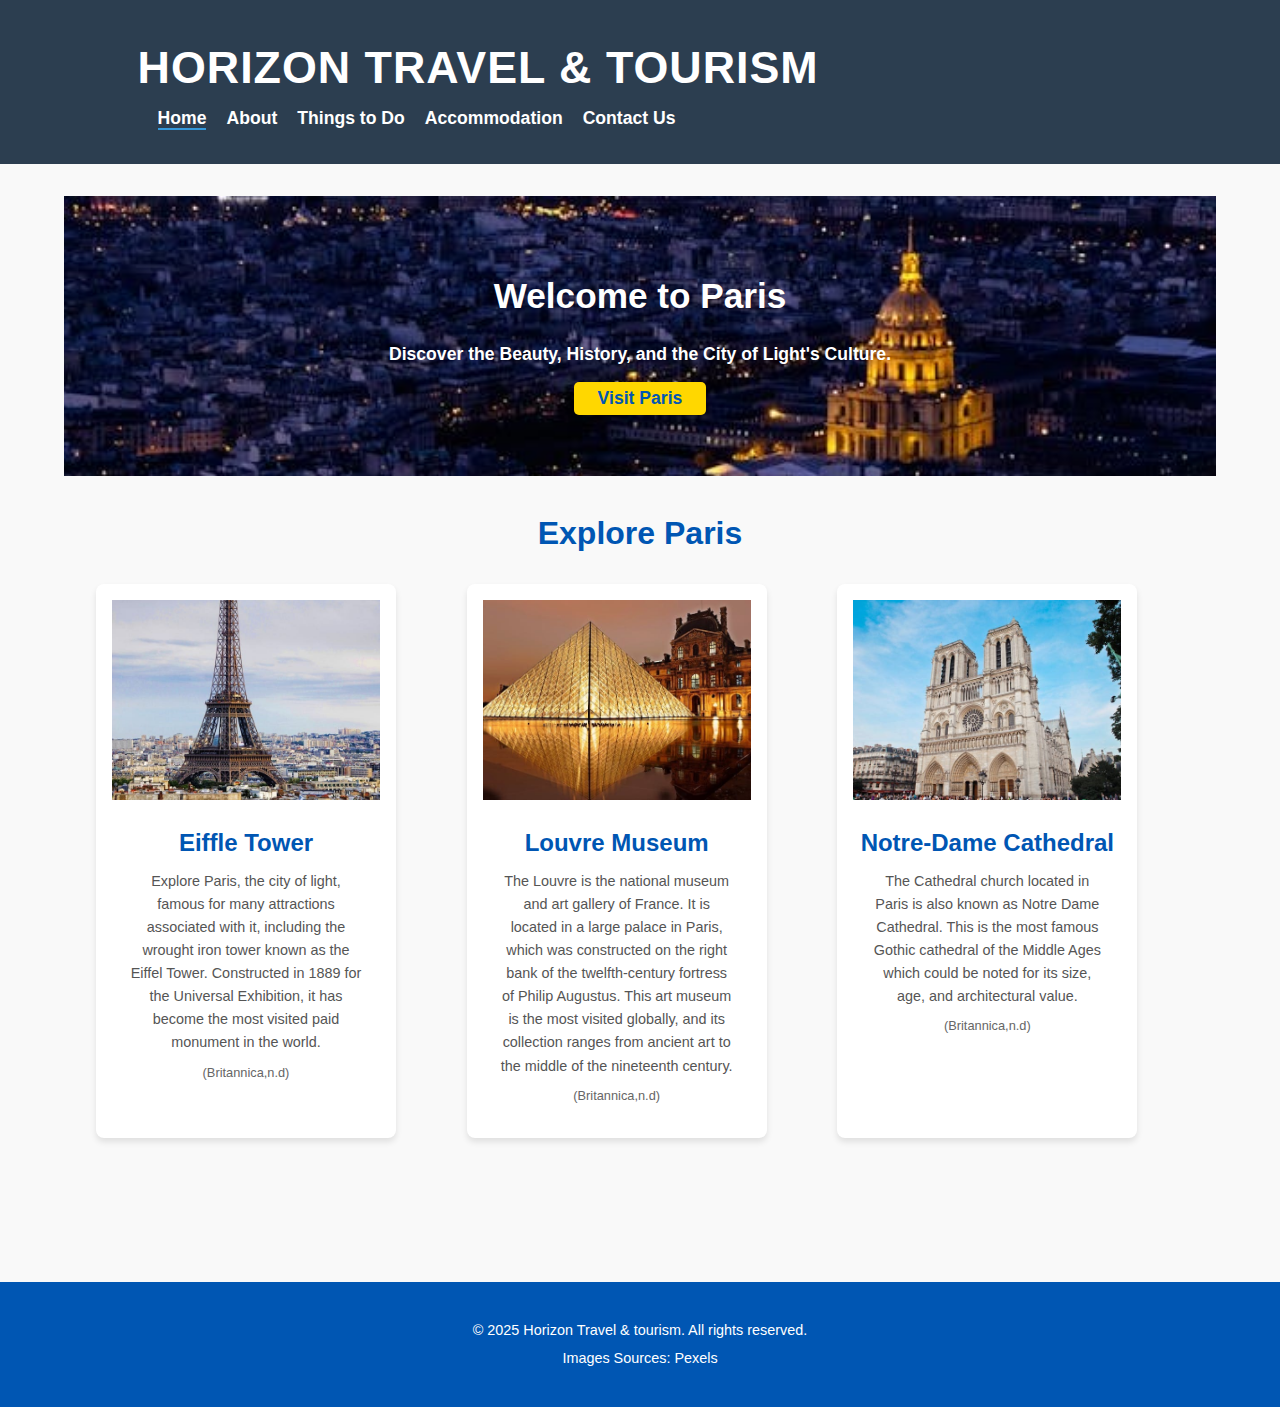
<file: index.html>
<!DOCTYPE html>
<html lang="en">
<head>
    <meta charset="UTF-8">
    <meta name="viewport" content="width=device-width, initial-scale=1.0">
    <title>Horizon Travel & Tourism| Home </title>
    <link rel="stylesheet" href="CSS/style.css">
</head>
<body>
    <header>
        <!--Header configuration-->
        <div class="container">
            <!--Branding-->
        <nav id="nav-bar">
            <div id="brand">
                <h1><span class="logo">HORIZON TRAVEL & TOURISM</span></h1>
            </div>
            <!--Menu-->
            <ul>
                <li class="current"><a href="index.html">Home</a></li>
                <li><a href="about.html">About</a></li>
                <li><a href="things-to-do.html">Things to Do</a></li>
                <li><a href="accommodation-dining.html">Accommodation</a></li>
                <li><a href="contact.html">Contact Us</a></li>
            </ul>
        </nav>
        </div>
    </header>
    <main>
        <!--Welcome area-->
        <section class="intro">
            <h1>Welcome to Paris</h1>
            <p id="hero">Discover the Beauty, History, and the City of Light's Culture.</p>
            <a href="about.html" class="cta-button">Visit Paris</a>
        </section>
        <!--showcase-->
        <section class="showcase">
            <h2>Explore Paris</h2>
            <div class="cards-container">
                <!--Eiflle tower overview-->
                <div class="card">
                    <img src="Images/eiffel-tower.jpg" alt="Eiffel Tower">
                    <h3>Eiffle Tower</h3>
                    <p> Explore Paris, the city of light, famous for many attractions associated with it, including the wrought iron tower known as the Eiffel Tower. Constructed in 1889 for the Universal Exhibition, it has become the most visited paid monument in the world.<small>(Britannica,n.d)</small></p>
                </div>
                  <!--Louvre Museum overview-->
                <div class="card">
                    <img src="Images/louvre-museum.jpg" alt="Louvre Museum">
                    <h3>Louvre Museum</h3>
                    <p> The Louvre is the national museum and art gallery of France. It is located in a large palace in Paris, which was constructed on the right bank of the twelfth-century fortress of Philip Augustus. This art museum is the most visited globally, and its collection ranges from ancient art to the middle of the nineteenth century. <small>(Britannica,n.d)</small></p>
                </div>
                  <!--Notre dame overview-->
                <div class="card">
                    <img src="Images/notre-dame.jpg" alt="Notre-Dame">
                    <h3>Notre-Dame Cathedral</h3>
                    <p> The Cathedral church located in Paris is also known as Notre Dame Cathedral. This is the most famous Gothic cathedral of the Middle Ages which could be noted for its size, age, and architectural value.<small>(Britannica,n.d)</small></p>
                </div>
            </div>
        </section>
    </main>
    <footer>
        <p>&copy; 2025 Horizon Travel & tourism. All rights reserved.</p>
        <p>Images Sources: Pexels</p>
    </footer>
</body>
</html>
</file>
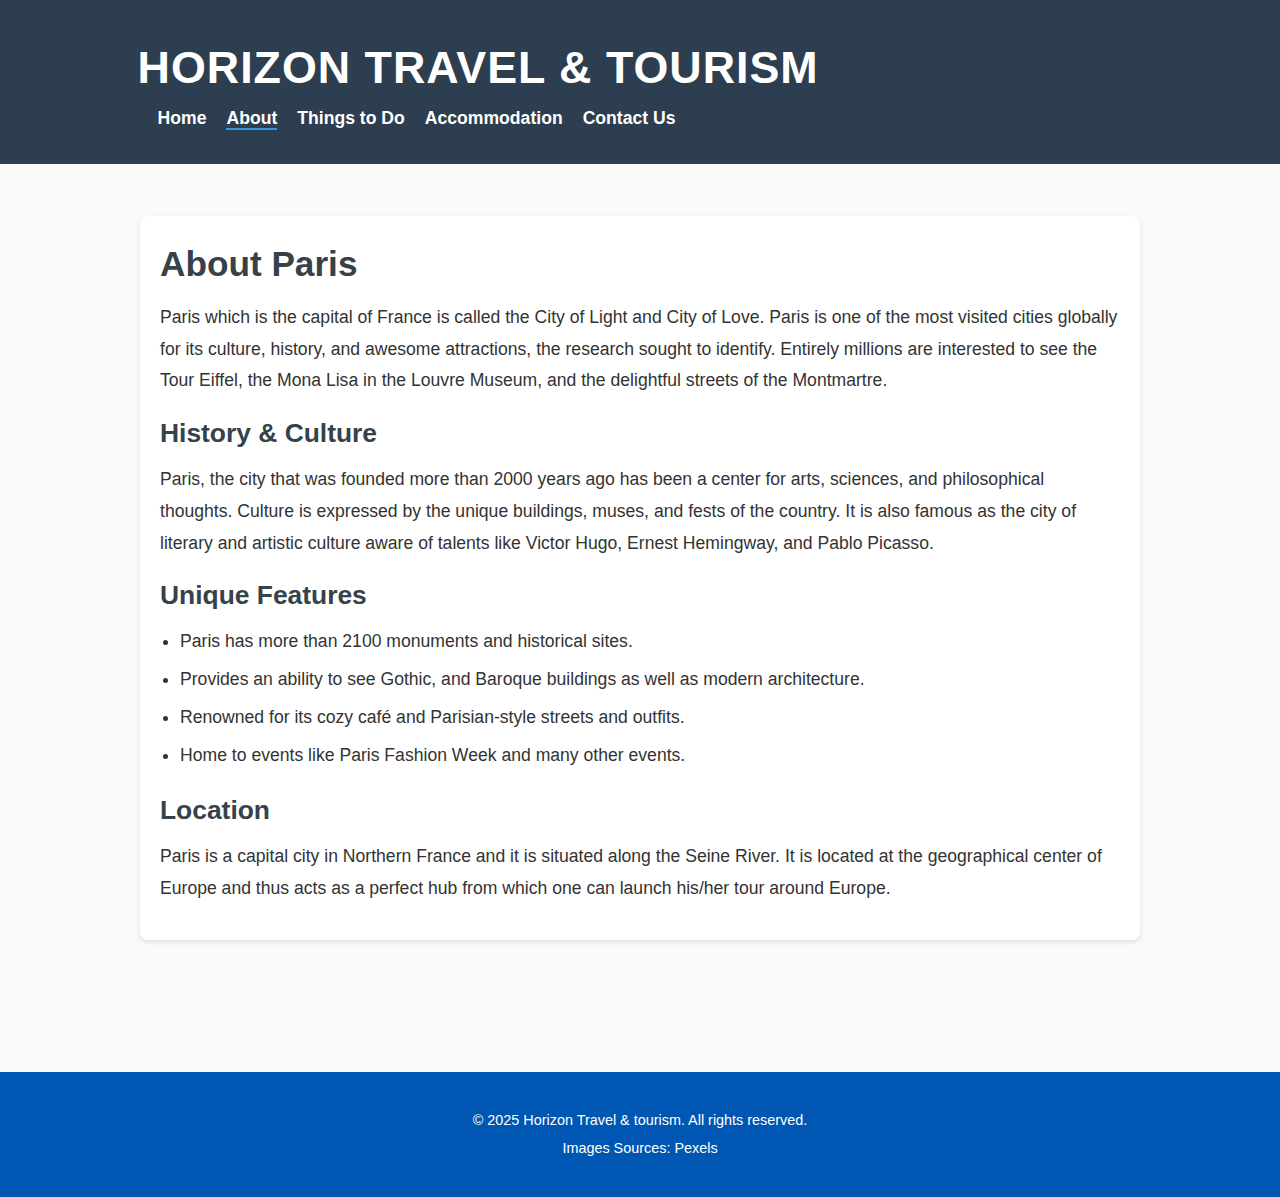
<file: about.html>
<!DOCTYPE html>
<html lang="en">
<head>
    <meta charset="UTF-8">
    <meta name="viewport" content="width=device-width, initial-scale=1.0">
    <title>Horizon Travel & Tourism | About Paris</title>
    <link rel="stylesheet" href="CSS/style.css">
</head>
<body>
    <header>
         <!--Header configuration-->
        <div class="container">
        <nav id="nav-bar">
            <!--Branding-->
            <div id="brand">
                <h1><span class="logo">HORIZON TRAVEL & TOURISM</span></h1>
            </div>
               <!--Menu-->
            <ul>
                <li><a href="index.html">Home</a></li>
                <li class="current"><a href="about.html">About</a></li>
                <li><a href="things-to-do.html">Things to Do</a></li>
                <li><a href="accommodation-dining.html">Accommodation</a></li>
                <li><a href="contact.html">Contact Us</a></li>
            </ul>
        </nav>
        </div>
    </header>
    <main>
           <!--Main section-->
        <section class="about-section">
            <h1>About Paris</h1>
            <p> Paris which is the capital of France is called the City of Light and City of Love. Paris is one of the most visited cities globally for its culture, history, and awesome attractions, the research sought to identify. Entirely millions are interested to see the Tour Eiffel, the Mona Lisa in the Louvre Museum, and the delightful streets of the Montmartre.</p>
            <h2>History & Culture</h2>
            <p> Paris, the city that was founded more than 2000 years ago has been a center for arts, sciences, and philosophical thoughts. Culture is expressed by the unique buildings, muses, and fests of the country. It is also famous as the city of literary and artistic culture aware of talents like Victor Hugo, Ernest Hemingway, and Pablo Picasso.</p>
            <h2>Unique Features</h2>
            <ul>
                <li> Paris has more than 2100 monuments and historical sites.</li>
                <li> Provides an ability to see Gothic, and Baroque buildings as well as modern architecture.</li>
                <li> Renowned for its cozy café and Parisian-style streets and outfits.</li>
                <li>Home to events like Paris Fashion Week and many other events.</li>
            </ul>
            <h2>Location</h2>
            <p> Paris is a capital city in Northern France and it is situated along the Seine River. It is located at the geographical center of Europe and thus acts as a perfect hub from which one can launch his/her tour around Europe.</p>
        </section>
    </main>
    <footer>
        <p>&copy; 2025 Horizon Travel & tourism. All rights reserved.</p>
        <p>Images Sources: Pexels</p>
    </footer>
</body>
</html>
</file>
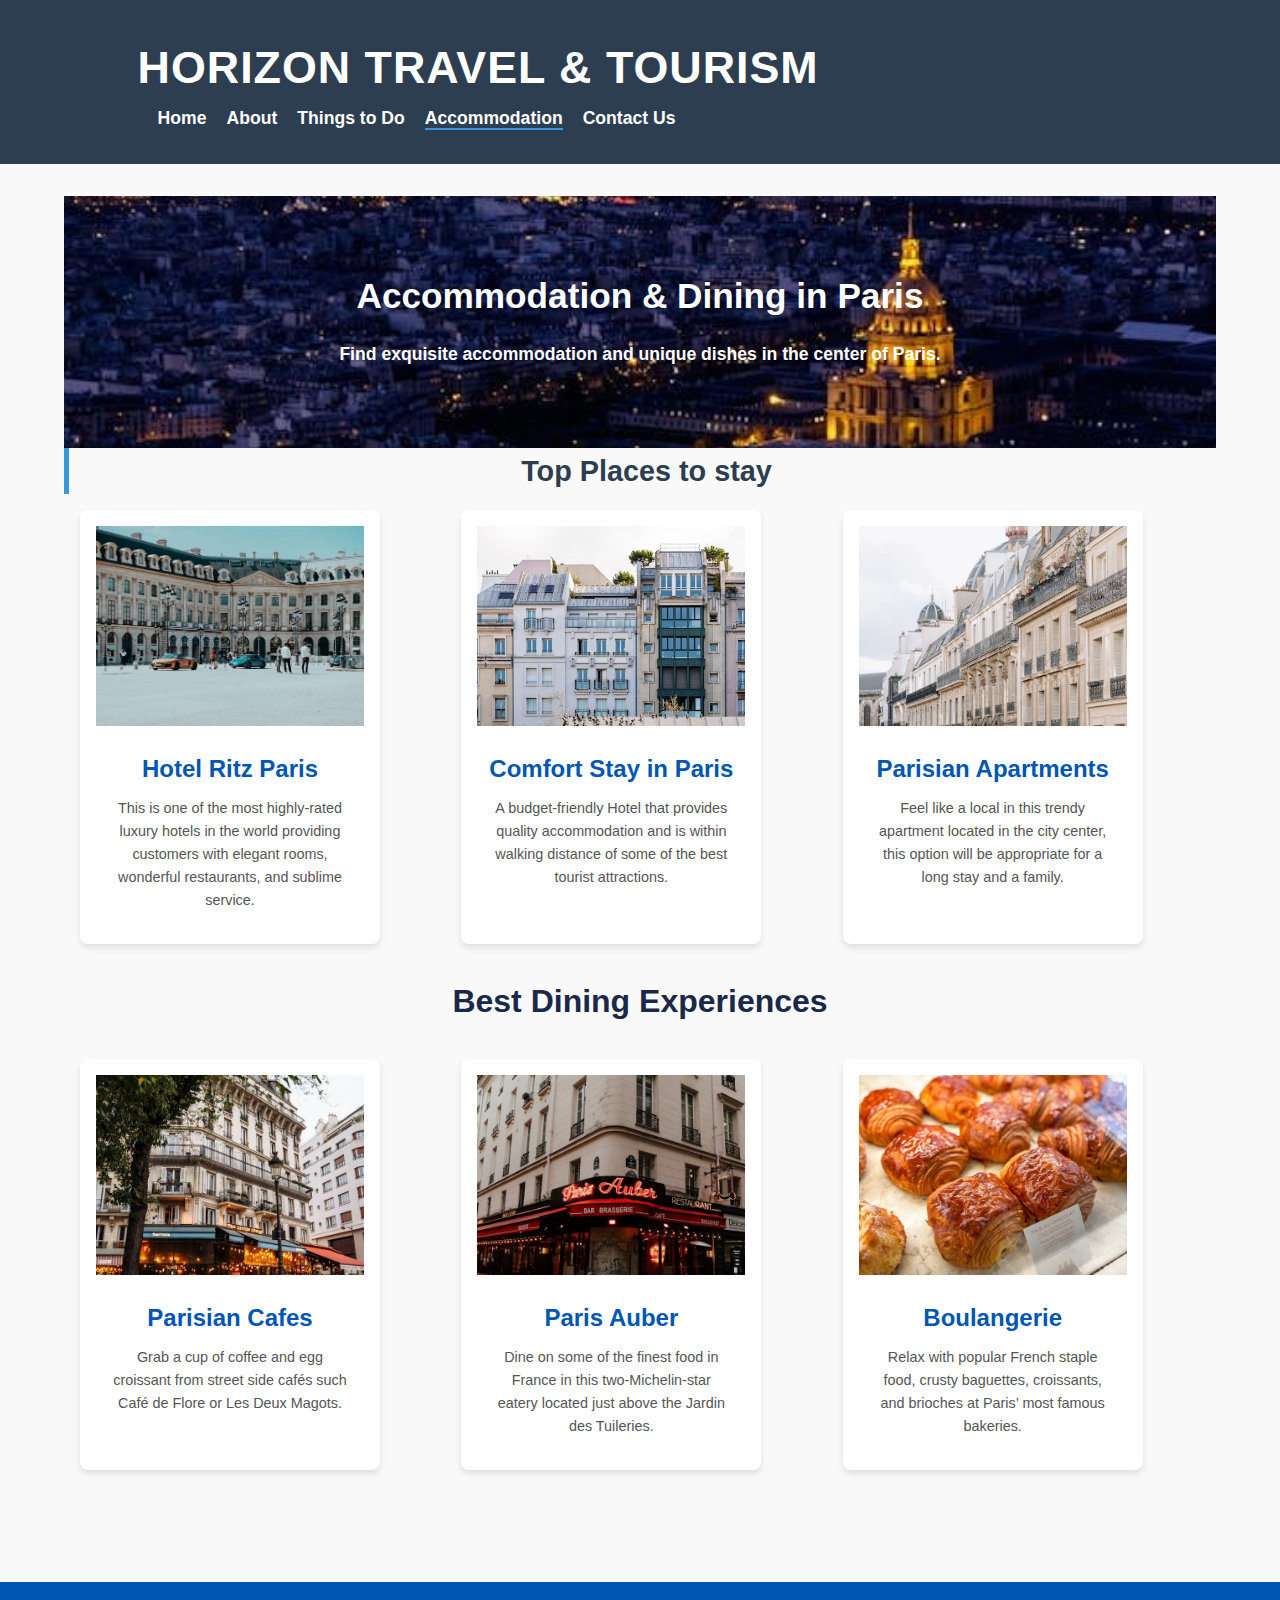
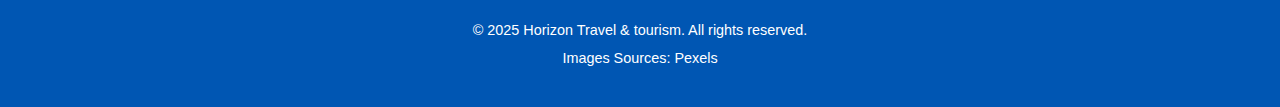
<file: accommodation-dining.html>
<!DOCTYPE html>
<html lang="en">
<head>
    <meta charset="UTF-8">
    <meta name="viewport" content="width=device-width, initial-scale=1.0">
    <title>Horizon Travel & Tourism | Accommodation-Dining</title>
    <link rel="stylesheet" href="CSS/style.css">
</head>
<body>
    <!--Header configuration-->
    <header>
        <div class="container">
        <nav id="nav-bar">
            <!--branding-->
            <div id="brand">
                <h1><span class="logo">HORIZON TRAVEL & TOURISM</span></h1>
            </div>
            <!--Menu-->
            <ul>
                <li><a href="index.html">Home</a></li>
                <li><a href="about.html">About</a></li>
                <li><a href="things-to-do.html">Things to Do</a></li>
                <li class="current"><a href="accommodation-dining.html">Accommodation</a></li>
                <li><a href="contact.html">Contact Us</a></li>
            </ul>
        </nav>
        </div>
    </header>
    <main>
        <!--overview card of accommodation in paris-->
        <section class="intro">
            <h1>Accommodation & Dining in Paris</h1>
            <p> Find exquisite accommodation and unique dishes in the center of Paris.</p>
        </section>
        <section class="accommodation">
            <!--hotel overview card in paris-->
            <h2>Top Places to stay</h2>
            <div class="cards-container">
            <div class="card">
                <img src="Images/hotel-ritz.jpg" alt="Hotel ritz paris">
                <h3>Hotel Ritz Paris</h3>
                <p>This is one of the most highly-rated luxury hotels in the world providing customers with elegant rooms, wonderful restaurants, and sublime service.</p>
            </div>
            <!--budget hotel overview card in paris-->
            <div class="card">
                <img src="Images/budget-hotel.jpg" alt="Budget Hotel">
                <h3>Comfort Stay in Paris</h3>
                <p>A budget-friendly Hotel that provides quality accommodation and is within walking distance of some of the best tourist attractions. </p>
            </div>
            <div class="card">
                <!--parisian apartments overview card of paris-->
                <img src="Images/appartment-paris.jpg" alt="appartments in paris">
                <h3>Parisian Apartments</h3>
                <p> Feel like a local in this trendy apartment located in the city center, this option will be appropriate for a long stay and a family.</p>
            </div>
            </div>
        </section>
        <!--Dining overview card of paris-->
        <section class="Dining">
            <!--header message-->
            <h2>Best Dining Experiences</h2>
            <div class="cards-container">
                <div class="card">
                    <!--cafe experience in paris-->
                    <img src="Images/parisian-cafe.jpg" alt="Parisian cafe">
                    <h3>Parisian Cafes</h3>
                    <p> Grab a cup of coffee and egg croissant from street side cafés such Café de Flore or Les Deux Magots.</p>
                </div>
                <div class="card">
                    <!--restaurant experience in paris-->
                    <img src="Images/restaurant.jpg" alt="Michelin star restaurants">
                    <h3>Paris Auber</h3>
                    <p>Dine on some of the finest food in France in this two-Michelin-star eatery located just above the Jardin des Tuileries.</p>
                </div>
                <div class="card">
                    <!--boulangerie experience in paris-->
                    <img src="Images/boulangerie.jpg" alt="Parisian Bakery">
                    <h3>Boulangerie</h3>
                    <p> Relax with popular French staple food, crusty baguettes, croissants, and brioches at Paris’ most famous bakeries.</p>
                </div>
             </div>
        </section>
    </main>
    <footer>
        <p>&copy; 2025 Horizon Travel & tourism. All rights reserved.</p>
        <p>Images Sources: Pexels</p>
    </footer>
</body>
</html>
</file>
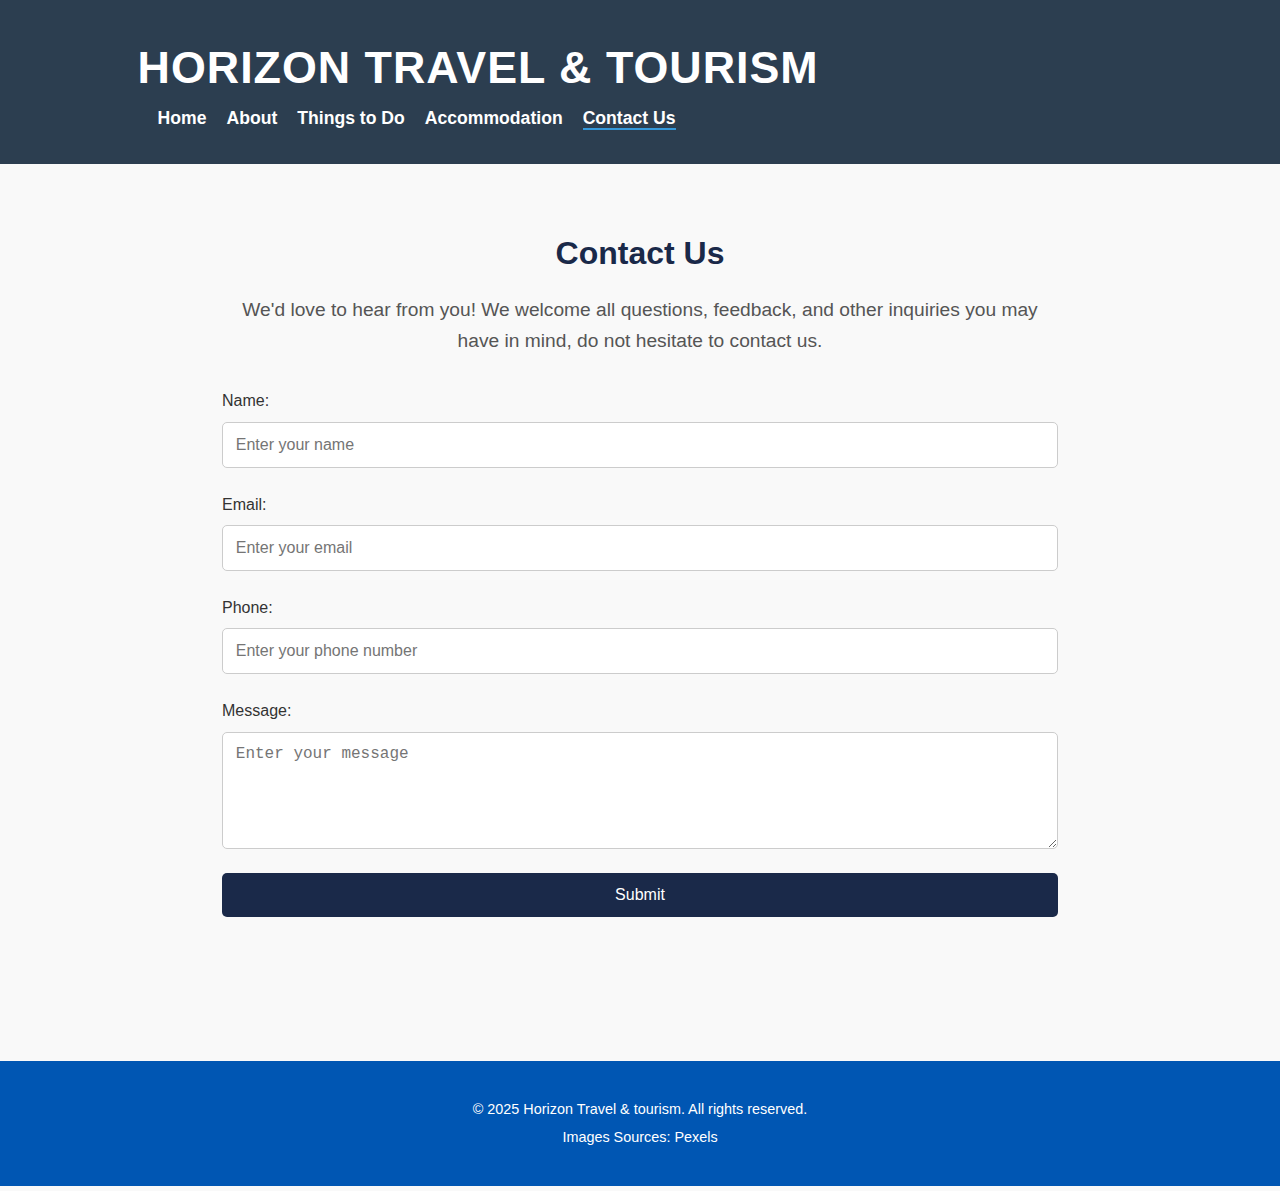
<file: contact.html>
<!DOCTYPE html>
<html lang="en">
<head>
    <meta charset="UTF-8">
    <meta name="viewport" content="width=device-width, initial-scale=1.0">
    <title>Horizon Travel & Tourism | Contact </title>
    <link rel="stylesheet" href="CSS/style.css">
</head>
<body>
    <header>
        <!--Header configuration-->
        <div class="container">
        <nav id="nav-bar">
               <!--Branding-->
            <div id="brand">
                <h1><span class="logo">HORIZON TRAVEL & TOURISM</span></h1>
            </div>
               <!--Menu-->
            <ul>
                <li><a href="index.html">Home</a></li>
                <li><a href="about.html">About</a></li>
                <li><a href="things-to-do.html">Things to Do</a></li>
                <li><a href="accommodation-dining.html">Accommodation</a></li>
                <li class="current"><a href="contact.html">Contact Us</a></li>
            </ul>
        </nav>
        </div>
    </header>
     <main>
           <!--Hero message-->
        <section class="contact">
            <h2>Contact Us</h2>
            <p> We'd love to hear from you! We welcome all questions, feedback, and other inquiries you may have in mind, do not hesitate to contact us.</p>
               <!--form set up-->
            <form>
                <div class="form-group">
                    <label for="email">Name:</label>
                    <input type="text" id="name" name="name"  placeholder="Enter your name" required>
                </div>
                <div class="form-group">
                    <label for="email">Email:</label>
                    <input type="email" id="email" name="email"  placeholder="Enter your email" required>
                </div>
                <div class="form-group">
                    <label for="email">Phone:</label>
                    <input type="tel" id="phone" name="phone"  placeholder="Enter your phone number" required>
                </div>
                <div class="form-group">
                    <label for="email">Message:</label>
                    <textarea id="message" name="message" placeholder="Enter your message" rows="5" required></textarea>
                </div>
                <button type="submit" class="submit-btn">Submit</button>
            </form>
        </section>
     </main>
    <footer>
        <p>&copy; 2025 Horizon Travel & tourism. All rights reserved.</p>
        <p>Images Sources: Pexels</p>
    </footer>
</body>
</html>
</file>
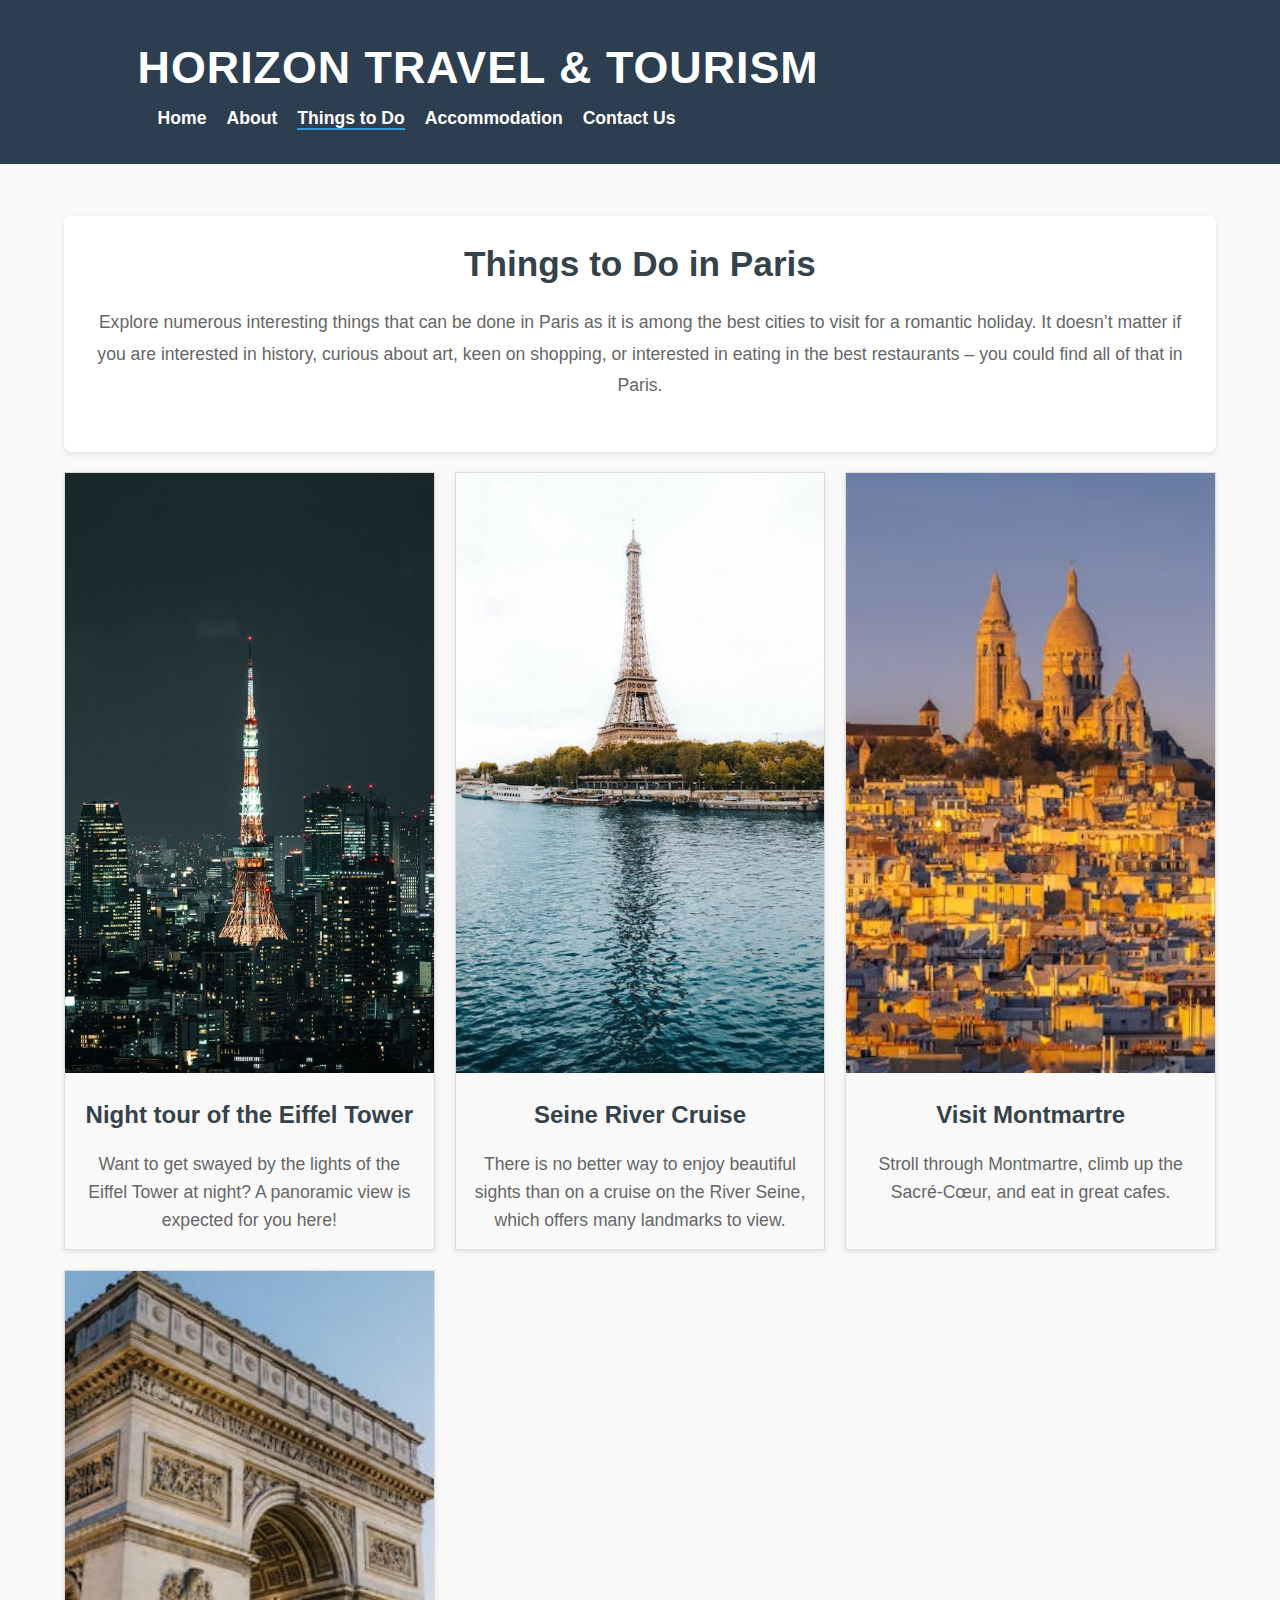
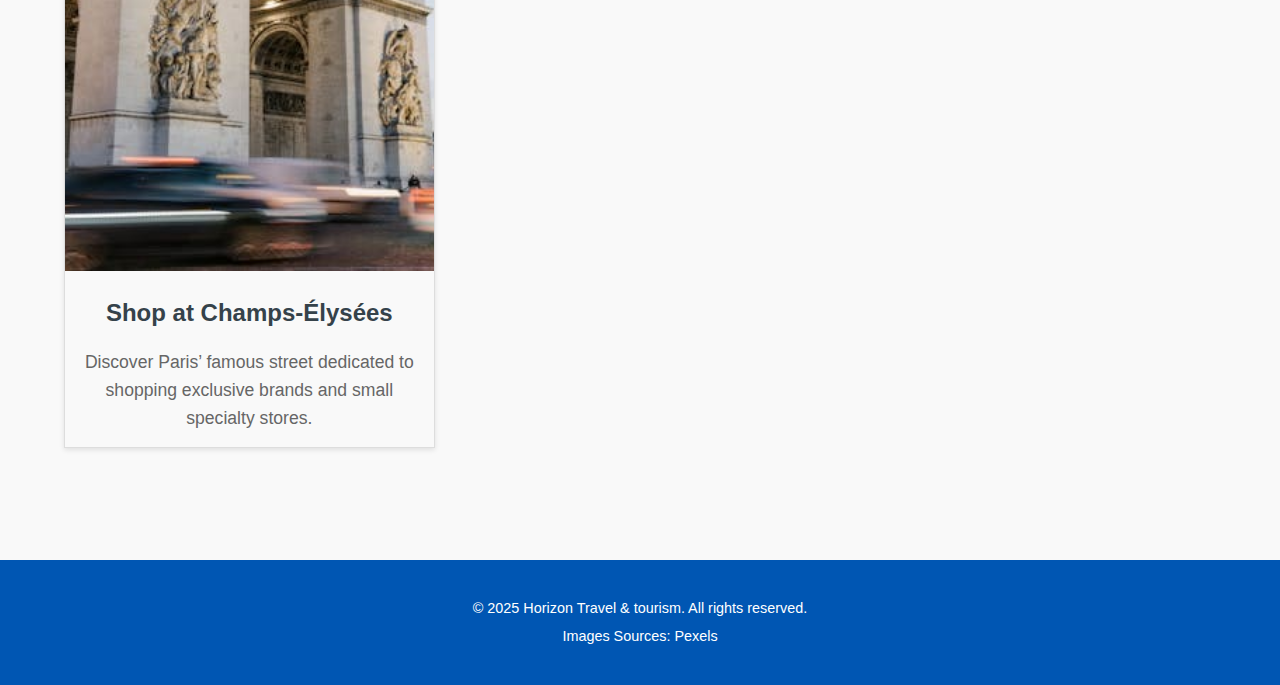
<file: things-to-do.html>
<!DOCTYPE html>
<html lang="en">
<head>
    <meta charset="UTF-8">
    <meta name="viewport" content="width=device-width, initial-scale=1.0">
    <title>Horizon Travel & Tourism | Things to Do</title>
    <link rel="stylesheet" href="CSS/style.css">
</head>
<body>
       <!--Header configuration-->
    <header>
        <div class="container">
            <nav id="nav-bar">
                   <!--Branding-->
                <div id="brand">
                    <h1><span class="logo">HORIZON TRAVEL & TOURISM</span></h1>
                </div>
                   <!--menu-->
                <ul>
                    <li><a href="index.html">Home</a></li>
                    <li><a href="about.html">About</a></li>
                    <li class="current"><a href="things-to-do.html">Things to Do</a></li>
                    <li><a href="accommodation-dining.html">Accommodation</a></li>
                    <li><a href="contact.html">Contact Us</a></li>
                </ul>
            </nav>
            </div>
    </header>
    <main>
           <!--overview area-->
        <section class="things-to-do">
            <h1>Things to Do in Paris</h1>
            <p> Explore numerous interesting things that can be done in Paris as it is among the best cities to visit for a romantic holiday. It doesn’t matter if you are interested in history, curious about art, keen on shopping, or interested in eating in the best restaurants – you could find all of that in Paris.</p>
        </section>
        <div class="activity-container">
               <!--night overview card of paris-->
        <div class="activity">
            <img src="Images/eiffle-tower-night.jpg" alt="Eiffle Tower">
            <h2>Night tour of the Eiffel Tower</h2>
            <p> Want to get swayed by the lights of the Eiffel Tower at night? A panoramic view is expected for you here!</p>
        </div>
        <div class="activity">
            <!--Seine River overview card of paris-->
            <img src="Images/seine-river.jpg" alt="Seine River Cruise">
            <h2>Seine River Cruise</h2>
            <p> There is no better way to enjoy beautiful sights than on a cruise on the River Seine, which offers many landmarks to view.</p>
        </div>
        <div class="activity">
            <!--Mont Martre overview card of paris-->
            <img src="Images/Montmartre.jpg" alt="Montmartre neighborhood">
            <h2>Visit Montmartre</h2>
            <p>Stroll through Montmartre, climb up the Sacré-Cœur, and eat in great cafes.</p>
        </div>
        <div class="activity">
            <!--Champs Elysees overview card of paris-->
            <img src="Images/Champs-Elysees.jpg" alt="Shopping in paris">
            <h2>Shop at Champs-Élysées</h2>
            <p> Discover Paris’ famous street dedicated to shopping exclusive brands and small specialty stores.</p>
        </div>
        </div>
    </main>
    <footer>
        <p>&copy; 2025 Horizon Travel & tourism. All rights reserved.</p>
        <p>Images Sources: Pexels</p>
    </footer>
</body>
</html>
</file>
<file: CSS/style.css>
/* Global CSS Reset */
*{
    margin:0;
    padding:0;
    box-sizing:border-box;
}
/* Home page */
body{
    font-family:Arial,sans-serif;
    line-height:1.6;
    color:#333;
    background-color: #f9f9f9;
}
header{
    background: #0056b3;
    color: #fff;
    padding: 1rem 0;
}
header .container{
    display: flex;
    justify-content: space-between;
    align-items: center;
    max-width: 1200px;
    margin:0 auto;
    padding: 0 1rem;
}
#brand h1{
    font-size: 2.8rem;
    color:#fff;
}
#brand .logo{
    font-weight: bold;
    letter-spacing: 1px;
    text-transform: uppercase;
}
#nav-bar ul{
    list-style: none;
    display: flex;
}
#nav-bar ul li{
   margin-left:20px;
}
#nav-bar ul li a {
    text-decoration: none;
    color: #fff;
    font-weight: bold;
    transition: color 0.3s;
}
#nav-bar ul li a:hover{
    color: #ffd700;
}
.current a{
    color: #ffd700;
}
/* Section Intro */
.intro{
    background: url(../Images/skyline.jpg)no-repeat center center/cover;
    color: #fff;
    text-align: center;
    padding: 4rem 1rem;
    font-weight: bold;
}
.intro h1  .cta-button{
    font-size: 2.5rem;
    margin-bottom: 0.5rem;

}
 /* Call to action button */
  
.cta-button{
    background: #ffd700;
    color: #0056b3;
    padding: 0.4rem 1.5rem;
    text-decoration: none;
    font-weight: bold;
    border-radius: 5px;      
}

.cta-button:hover{
    background: #e6b800;
}

/*showcase section*/
.showcase{
    padding: 2rem 1rem;
    max-width: 1200px;
    margin: 0 auto;
    text-align: center;
}
.showcase h2{
    font-size: 2rem;
    margin-bottom: 1.5rem;
    color: #0056b3;
}
.cards-container{
    display: flex;
    flex-wrap: wrap;
    gap: 20px;
    justify-content: center;
}
.card:hover{
    transform: scale(1.05);
}
.card img{
    width: 100%;
    height: 500px;
    object-fit: cover;
}
.card h3{
    font-size: 1.5rem;
    margin: 1rem 0 0.5rem;
    color: #0056b3;
}
.card p{
    padding: 0 1rem 1rem;
    font-size: 0.9rem;
}
.card small{
    display:block;
    font-size: 0.8rem;
    color: #666;
    margin-top: 0.5rem;
}
/* about page */

.about-section{
    padding: 20px;
    max-width: 1000px;
    margin: 20px auto;
    background-color: #fff;
    border-radius: 8px;
    box-shadow: 0px 2px 5px rgba(0,0,0,0.1);
}
.about-section h1, .about-section h2{
    color: #35424a;
    margin-bottom: 10px;
}
.about-section p{
    margin-bottom: 15px;
    line-height: 1.8;
}
.about-section ul{
    list-style-type: disc;
    padding-left: 20px;
    margin-bottom: 20px;
}
.about-section ul li{
    margin-bottom: 10px;
}
/*Things-to-Do page */
.things-to-do{
    max-width: 1200px;
    margin: 20px auto;
    padding: 20px;
    background-color: #fff;
    border-radius: 8px;
    box-shadow: 0px 2px 5px rgba(0,0,0,0.1);
}
.things-to-do h1{
    text-align: center;
    color: #35424a;
    margin-bottom: 15px;
}
.things-to-do p{
    text-align: center;
    margin-bottom: 30px;
    line-height: 1.8;
    color: #666;
}
.activity-container{
    display: grid;
    grid-template-columns: repeat(auto-fit,minmax(300px,1fr));
    gap: 20px;
}
.activity{
    background-color: #f9f9f9;
    border: 1px solid #ddd;
    text-align: center;
    box-shadow: 0 2px 5px rgba(0,0,0,0.1);
    transition: transform 0.3s ease, box-shadow 0.3s ease;
}
.activity:hover{
    box-shadow: 0 5px 15px rgba(0,0,0,0.2);
}
.activity img{
    width: 100%;
    height: 600px;
    object-fit: cover;
}
.activity h2{
    color: #35424a;
    font-size: 1.5rem;
    margin: 15px 0;
}
.activity p{
    padding: 0 15px 15px;
    color: #666;
    line-height: 1.6;
}
/*Accommodation & Dining */
h2,h3{
    color: #2c3e50;
}
a {
    text-decoration: none;
    color: #3498db;
}
a:hover{
    background: #2c3e50;
    color: #fff;
    padding: 1rem 0;
}
header{
    background: #2c3e50;
    justify-content: space-between;
    align-items: center;
    margin: 0 auto;
}
header .container{
    display: flex;
    justify-content: space-between;
    align-items: center;
    width: 90%;
    margin: 0 auto;
}
#nav-bar ul{
    list-style: none;
    padding: 0;
    margin: 0;
    display: flex;
}
#nav-bar ul li a{
    color: #fff;
    font-weight: bold;
}
#nav-bar ul li.current a{
    border-bottom: 2px solid #3498db;
}
 
.intro h1{
    margin: 0.5rem 0;
}
.intro p{
    margin: 1rem 0;
}
.accommodation h2{
    text-align: center;
    font-size: 1.8rem;
    margin-bottom: 1rem;
    border-left: 5px solid #3498db;
    padding-left: 0.5rem;
    color: #2c3e50;
}
.cards-container{
    display: grid;
    grid-template-columns: repeat(auto-fit,minmax(300px,1fr));
    gap: 1rem;
    padding: 0 1rem;
    margin: 0 auto;
    
}
.card{
    background: #fff;
    border-radius: 8px;
    box-shadow: 0 4px 6px rgba(0,0,0,0.1);
    width: 300px;
    overflow: hidden;
    text-align: center;
    transition: transform 0.3s ease;
    margin: 0;
    padding: 1rem;
}
.card img{
    width: 100%;
    height: 200px;
    object-fit: cover;
}
.card h3{
    margin: 1rem 0 0.5rem;
}
.card p{
    padding: 0 1rem 1rem;
    color: #555;
}
.Dining h2{
    font-size: 2rem;
    text-align: center;
    color: #1a2949;
    margin: 2rem 0;
}
/*Contact page */
.contact{
    max-width: 900px;
    margin: 0 auto;
    padding: 2rem;
    text-align: center;
}
.contact h2{
    font-size: 2rem;
    color: #1a2949;
    margin-bottom: 1rem;
}
.contact p{
    font-size: 1.2rem;
    color: #555;
    margin-bottom: 2rem;
}
form{
    display: flex;
    flex-direction: column;
    gap: 1.5rem;
}
.form-group{
    display: flex;
    flex-direction: column;
    align-items: flex-start;
}
.form-group label{
    font-size: 1rem;
    color: #333;
    margin-bottom: 0.5rem;
}
.form-group input, .form-group textarea{
    width: 100%;
    padding: 0.8rem;
    border: 1px solid#ccc;
    border-radius: 5px;
    font-size: 1rem;
}
.submit-btn{
    background-color: #1a2949;
    color: #fff;
    border: none;
    padding: 0.8rem 1.5rem;
    font-size: 1rem;
    border-radius: 5px;
    cursor: pointer;
}
.submit-btn:hover{
    background-color: #244175;
}

 /*footer*/
footer{
    background: #0056b3;
    color: #fff;
    text-align: center;
    padding: 1rem 0;
    margin-top: 80px;
    margin-bottom: 0px;
}
footer p{
    font-size: 0.9rem;
    margin: 5px 0;
}
/* media query */
/* Tablet Layout */

 @media(max-wdith:768px){
    body{
        font-size: 0.9rem;
    }
    header, main, footer {
        padding: 1rem;
    }
    nav ul li{
        margin: 0.5rem 0;
    }
    .cards-container{
        grid-template-columns: repeat(auto-fit, minmax(250px, 1fr));
        gap: 0.75rem;
    }
    .cta-button{
        font-size: 0.9rem;
        padding: 0.6rem 1rem;
    }
 }
 /* Smartphone Layout */
 @media (max-width:375px){
    body{
        font-size: 0.8rem;
    }
    nav ul{
        flex-direction: column;
        align-items: flex-start;
    }
    nav ul li{
        font-size: 0.5rem;
    }
    .intro h1{
        font-size: 1.5rem;
    }
    .cards-container{
        grid-template-columns: 1fr;
        gap: 0.5rem;
    }
    .cta-button{
        font-size: 0.8rem;
        padding: 0.5rem 0.8rem;
    }
 }
 /* Desktop Layout */
 @media(min-width:1200px){
    body{
        font-size: 1.1rem;
    }
    header, main, footer {
        padding: 2rem 4rem;
    }
    .cards-container{
       grid-template-columns: repeat(3, 1fr);
       gap: 1.5rem; 
    }
 }
</file>
